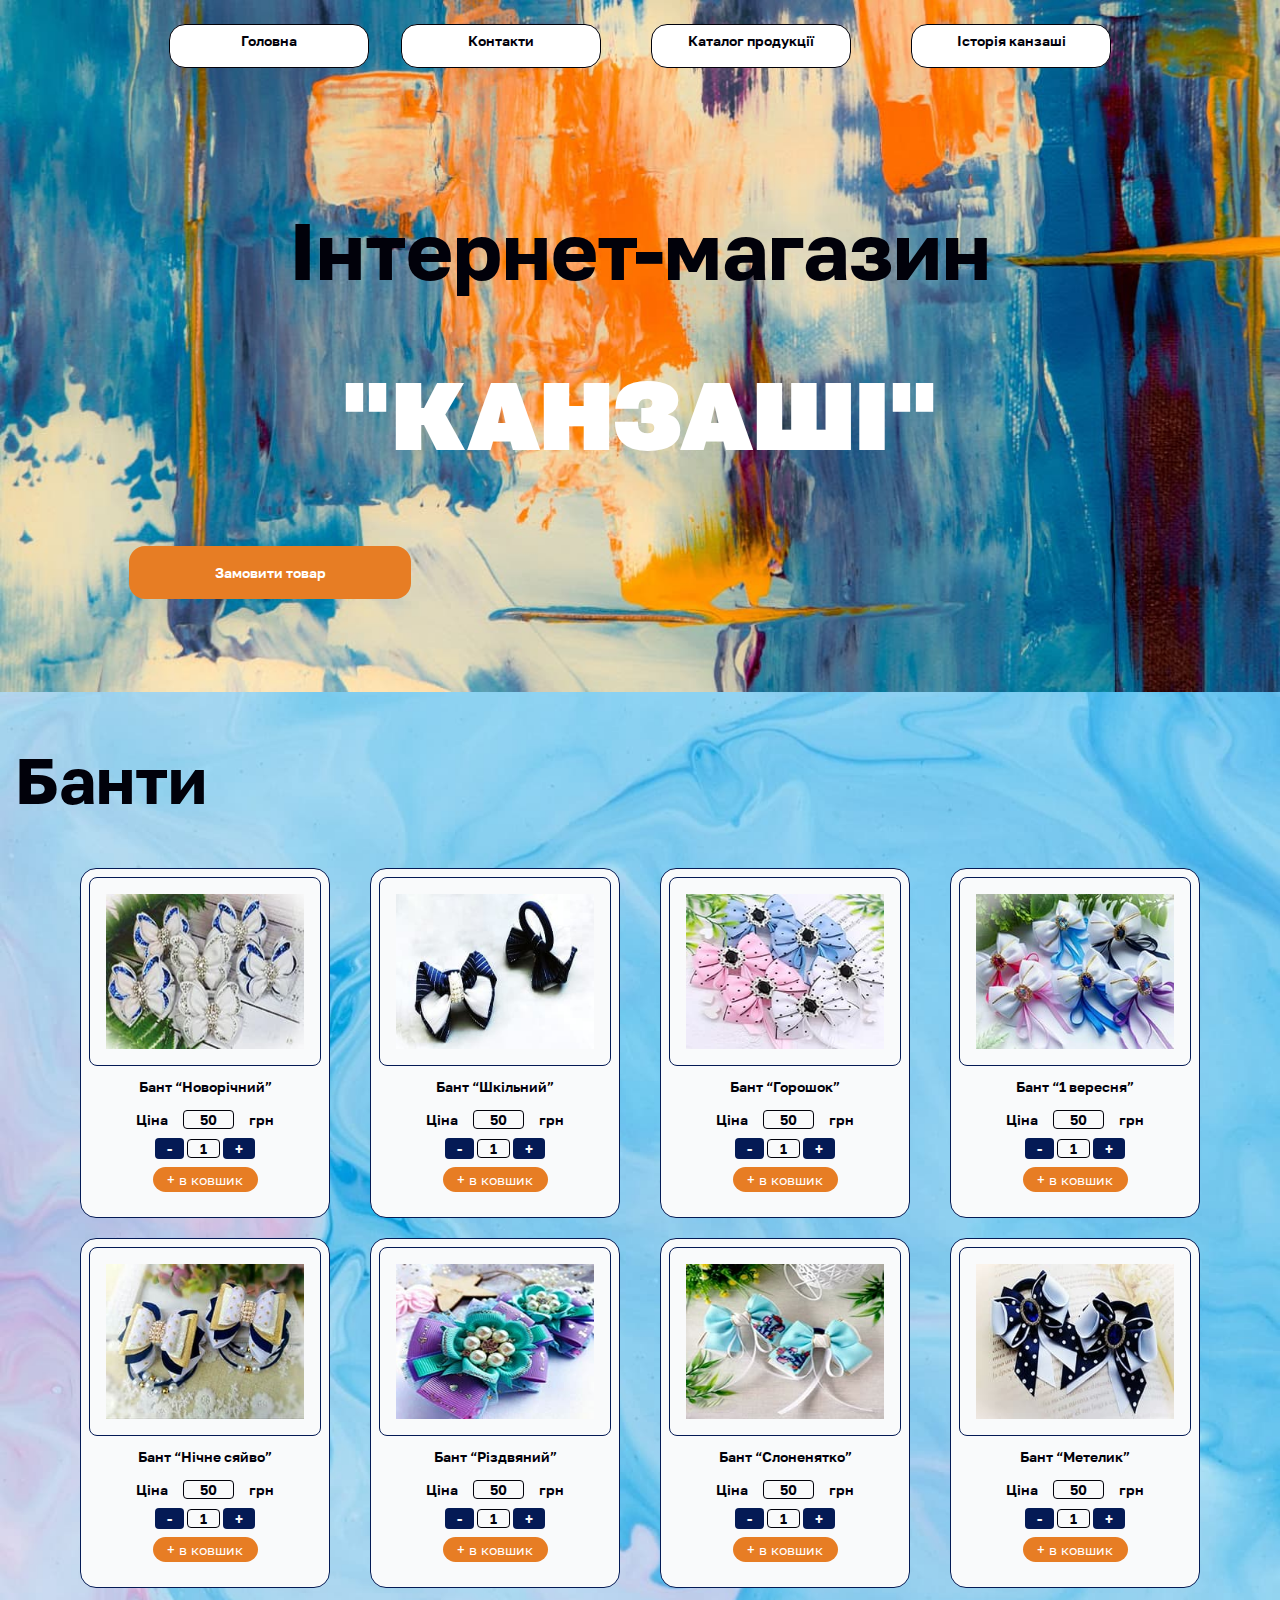
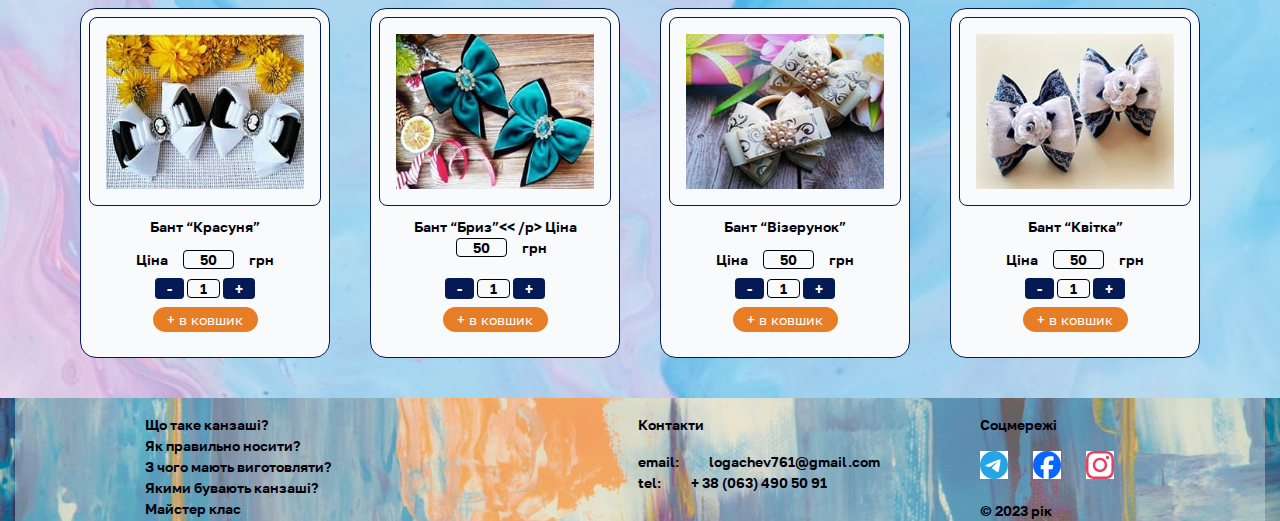
<file: bant.html>
<!DOCTYPE html>
<html lang="uk">

<head>
	<meta charset="UTF-8" />
	<meta http-equiv="X-UA-Compatible" content="IE=edge" />
	<meta name="viewport" content="width=device-width, initial-scale=1.0" />
	<link rel="stylesheet" href="./css/main.min.css">
	<link rel="stylesheet" href="https://cdn.jsdelivr.net/npm/swiper@9/swiper-bundle.min.css" />
	<title><Банти></title>
</head>

<body>
	<!-- Навігація сайту у шапці -->
	<header class="header-section">
		<div class="container">
			<div class="header-section__container">
				<div class="wrapper">
					<nav class="header-section__nav">
						<div class="header-section__menu menu">
							<ul class="menu__list--nav">
								<li><a class="link--nav" href="/">Головна</a> </li>
								<li><a class="link--nav" href="index.html#footer">Контакти</a></li>
							</ul>
							<ul class="menu__list">
								<li>
									<a href="" class="menu__link">Каталог продукції</a>
									<span class="menu__arrow arrow"></span>
									<ul class="sub-menu__list">
										<li>
											<a href="#bant" class="sub-menu__link">Банти</a>
										</li>
										<li>
											<a href="" class="sub-menu__link">Гумки</a>
										</li>
										<li>
											<a href="" class="sub-menu__link">Обручі</a>
										</li>
										<li>
											<a href="" class="sub-menu__link">Заколки</a>
										</li>
										<li>
											<a href="" class="sub-menu__link">Кроватки</a>
										</li>
										<li>
											<a href="" class="sub-menu__link">Прикраси на гульку</a>
										</li>
										<li>
											<a href="" class="sub-menu__link">Букети на замовлення</a>
										</li>
										<li>
											<a href="" class="sub-menu__link">Українська тематика</a>
										</li>
									</ul>
								</li>
								<li>
									<a href="" class="menu__link">Історія канзаші</a>
									<span class="menu__arrow arrow"></span>
									<ul class="sub-menu__list">
										<li>
											<a href="index.html#traditions" class="sub-menu__link">Що таке канзаші?</a>
										</li>
										<li>
											<a href="index.html#correctly" class="sub-menu__link">Як правильно носити?</a>
										</li>
										<li>
											<a href="index.html#manufacture" class="sub-menu__link">З чого мають
												виготовляти?</a>
										</li>
										<li>
											<a href="index.html#kanzashi" class="sub-menu__link">Якими бувають канзаші?</a>
										</li>
										<li>
											<a href="index.html#masterclass" class="sub-menu__link">Майстер клас</a>
										</li>
										<li>
											<a href="index.html#lesson" class="sub-menu__link">Як зробити канзаші?</a>
										</li>
									</ul>
								</li>
							</ul>
						</div>
					</nav>
				</div>
			</div>
		</div>
	</header>

	<main>
		<!-- Назва сайту та перехід на інші сторінки-->
		<section class="hero-section" id="hero-section">
			<div class="container">
				<div class="hero-section__text">
					<h2 class="hero-section__text--subtitle">Інтернет-магазин</h2>
					<h1 class="hero-section__text--title">"КАНЗАШІ"</h1>
				</div>
				<button class="hero-section__button button modal-btn-open" type="button">
					Замовити товар
				</button>
			</div>
		</section>
		<!-- Банти -->
		<section class="bant-section" id="bant">
			<div class="container">

				<!-- Назва -->
				<h3 class="bant-section__title">Банти</h3>

				<!-- Wrapper -->
				<div class="bant-section__wrapper">
					<!-- Карта 1-->
					<div class="bant-section__card">
						<article data-pid="1">
							<img class="bant-section__image" src="./images/bant1.jpg" alt="Бант 'Новорічний'">
							<div class="bant-section__container">
								<div class="bant-section__menu">
									<p class="bant-section__name">Бант “Новорічний”</p>
									<span class="bant-section__cost">Ціна</span>
									<span class="bant-section__num">50</span>
									<span class="bant-section__grn">грн</span>
								</div>
								<div class="bant-section__item">
									<a href="#" class="bant-section__btn--minus" type="button">-</a>
									<span class="bant-section__units">1</span>
									<a href="#" class="bant-section__btn--plus" type="button">+</a>
								</div>
								<button class="bant-section__button" type="button">+ в ковшик</button>
							</div>
						</article>
					</div>

					<!-- Карта 2-->
					<div class="bant-section__card">
						<article data-pid="2">
							<img class="bant-section__image" src="./images/bant2.jpg" alt="Бант 'Шкільний'">
							<div class="bant-section__container">
								<div class="bant-section__menu">
									<p class="bant-section__name">Бант “Шкільний”</p>
									<span class="bant-section__cost">Ціна</span>
									<span class="bant-section__num">50</span>
									<span class="bant-section__grn">грн</span>
								</div>
								<div class="bant-section__item">
									<a href="#" class="bant-section__btn--minus" type="button">-</a>
									<span class="bant-section__units">1</span>
									<a href="#" class="bant-section__btn--plus" type="button">+</a>
								</div>
								<button class="bant-section__button" type="button">+ в ковшик</button>
							</div>
						</article>
					</div>

					<!-- Карта 3-->
					<div class="bant-section__card">
						<article data-pid="3">
							<img class="bant-section__image" src="./images/bant3.jpg" alt="Бант 'Горошок'">
							<div class="bant-section__container">
								<div class="bant-section__menu">
									<p class="bant-section__name">Бант “Горошок”</p>
									<span class="bant-section__cost">Ціна</span>
									<span class="bant-section__num">50</span>
									<span class="bant-section__grn">грн</span>
								</div>
								<div class="bant-section__item">
									<a href="#" class="bant-section__btn--minus" type="button">-</a>
									<span class="bant-section__units">1</span>
									<a href="#" class="bant-section__btn--plus" type="button">+</a>
								</div>
								<button class="bant-section__button" type="button">+ в ковшик</button>
							</div>
						</article>
					</div>

					<!-- Карта 4-->
					<div class="bant-section__card">
						<article data-pid="4">
							<img class="bant-section__image" src="./images/bant4.jpg" alt="Бант '1 вересня'">
							<div class="bant-section__container">
								<div class="bant-section__menu">
									<p class="bant-section__name">Бант “1 вересня”</p>
									<span class="bant-section__cost">Ціна</span>
									<span class="bant-section__num">50</span>
									<span class="bant-section__grn">грн</span>
								</div>
								<div class="bant-section__item">
									<a href="#" class="bant-section__btn--minus" type="button">-</a>
									<span class="bant-section__units">1</span>
									<a href="#" class="bant-section__btn--plus" type="button">+</a>
								</div>
								<button class="bant-section__button" type="button">+ в ковшик</button>
							</div>
						</article>
					</div>

					<!-- Карта 5-->
					<div class="bant-section__card">
						<article data-pid="5">
							<img class="bant-section__image" src="./images/bant5.jpg" alt="Бант 'Нічне сяйво'">
							<div class="bant-section__container">
								<div class="bant-section__menu">
									<p class="bant-section__name">Бант “Нічне сяйво”</p>
									<span class="bant-section__cost">Ціна</span>
									<span class="bant-section__num">50</span>
									<span class="bant-section__grn">грн</span>
								</div>
								<div class="bant-section__item">
									<a href="#" class="bant-section__btn--minus" type="button">-</a>
									<span class="bant-section__units">1</span>
									<a href="#" class="bant-section__btn--plus" type="button">+</a>
								</div>
								<button class="bant-section__button" type="button">+ в ковшик</button>
							</div>
						</article>
					</div>

					<!-- Карта 6-->
					<div class="bant-section__card">
						<article data-pid="6">
							<img class="bant-section__image" src="./images/bant6.jpg" alt="Бант 'Різдвяний'">
							<div class="bant-section__container">
								<div class="bant-section__menu">
									<p class="bant-section__name">Бант “Різдвяний”</p>
									<span class="bant-section__cost">Ціна</span>
									<span class="bant-section__num">50</span>
									<span class="bant-section__grn">грн</span>
								</div>
								<div class="bant-section__item">
									<a href="#" class="bant-section__btn--minus" type="button">-</a>
									<span class="bant-section__units">1</span>
									<a href="#" class="bant-section__btn--plus" type="button">+</a>
								</div>
								<button class="bant-section__button" type="button">+ в ковшик</button>
							</div>
						</article>
					</div>

					<!-- Карта 7-->
					<div class="bant-section__card">
						<article data-pid="7">
							<img class="bant-section__image" src="./images/bant7.jpg" alt="Бант 'Слоненятко'">
							<div class="bant-section__container">
								<div class="bant-section__menu">
									<p class="bant-section__name">Бант “Слоненятко”</p>
									<span class="bant-section__cost">Ціна</span>
									<span class="bant-section__num">50</span>
									<span class="bant-section__grn">грн</span>
								</div>
								<div class="bant-section__item">
									<a href="#" class="bant-section__btn--minus" type="button">-</a>
									<span class="bant-section__units">1</span>
									<a href="#" class="bant-section__btn--plus" type="button">+</a>
								</div>
								<button class="bant-section__button" type="button">+ в ковшик</button>
							</div>
						</article>
					</div>

					<!-- Карта 8-->
					<div class="bant-section__card">
						<article data-pid="8">
							<img class="bant-section__image" src="./images/bant8.jpg" alt="Бант 'Метелик'">
							<div class="bant-section__container">
								<div class="bant-section__menu">
									<p class="bant-section__name">Бант “Метелик”</p>
									<span class="bant-section__cost">Ціна</span>
									<span class="bant-section__num">50</span>
									<span class="bant-section__grn">грн</span>
								</div>
								<div class="bant-section__item">
									<a href="#" class="bant-section__btn--minus" type="button">-</a>
									<span class="bant-section__units">1</span>
									<a href="#" class="bant-section__btn--plus" type="button">+</a>
								</div>
								<button class="bant-section__button" type="button">+ в ковшик</button>
							</div>
						</article>
					</div>

					<!-- Карта 9-->
					<div class="bant-section__card">
						<article data-pid="9">
							<img class="bant-section__image" src="./images/bant9.jpg" alt="Бант 'Красуня'">
							<div class="bant-section__container">
								<div class="bant-section__menu">
									<p class="bant-section__name">Бант “Красуня”</p>
									<span class="bant-section__cost">Ціна</span>
									<span class="bant-section__num">50</span>
									<span class="bant-section__grn">грн</span>
								</div>
								<div class="bant-section__item">
									<a href="#" class="bant-section__btn--minus" type="button">-</a>
									<span class="bant-section__units">1</span>
									<a href="#" class="bant-section__btn--plus" type="button">+</a>
								</div>
								<button class="bant-section__button" type="button">+ в ковшик</button>
							</div>
						</article>
					</div>

					<!-- Карта 10-->
					<div class="bant-section__card">
						<article data-pid="10">
							<img class="bant-section__image" src="./images/bant10.jpg" alt="Бант 'Бриз'">
							<div class="bant-section__container">
								<div class="bant-section__menu">
									<p class="bant-section__name">Бант “Бриз”<< /p>
											<span class="bant-section__cost">Ціна</span>
											<span class="bant-section__num">50</span>
											<span class="bant-section__grn">грн</span>
								</div>
								<div class="bant-section__item">
									<a href="#" class="bant-section__btn--minus" type="button">-</a>
									<span class="bant-section__units">1</span>
									<a href="#" class="bant-section__btn--plus" type="button">+</a>
								</div>
								<button class="bant-section__button" type="button">+ в ковшик</button>
							</div>
						</article>
					</div>

					<!-- Карта 11-->
					<div class="bant-section__card">
						<article data-pid="11">
							<img class="bant-section__image" src="./images/bant11.jpg" alt="Бант 'Візерунок'">
							<div class="bant-section__container">
								<div class="bant-section__menu">
									<p class="bant-section__name">Бант “Візерунок”</p>
									<span class="bant-section__cost">Ціна</span>
									<span class="bant-section__num">50</span>
									<span class="bant-section__grn">грн</span>
								</div>
								<div class="bant-section__item">
									<a href="#" class="bant-section__btn--minus" type="button">-</a>
									<span class="bant-section__units">1</span>
									<a href="#" class="bant-section__btn--plus" type="button">+</a>
								</div>
								<button class="bant-section__button" type="button">+ в ковшик</button>
							</div>
						</article>
					</div>

					<!-- Карта 12-->
					<div class="bant-section__card">
						<article data-pid="12">
							<img class="bant-section__image" src="./images/bant12.jpg" alt="Бант 'Квітка'">
							<div class="bant-section__container">
								<div class="bant-section__menu">
									<p class="bant-section__name">Бант “Квітка”</p>
									<span class="bant-section__cost">Ціна</span>
									<span class="bant-section__num">50</span>
									<span class="bant-section__grn">грн</span>
								</div>
								<div class="bant-section__item">
									<a href="#" class="bant-section__btn--minus" type="button">-</a>
									<span class="bant-section__units">1</span>
									<a href="#" class="bant-section__btn--plus" type="button">+</a>
								</div>
								<button class="bant-section__button" type="button">+ в ковшик</button>
							</div>
						</article>
					</div>
				</div>

			</div>
		</section>

	</main>

	<!-- Footer -->
	<footer class="footer" id="footer">
		<div class="container">
			<div class="footer__container">
				<nav class="footer__nav">
					<ul class="footer__menu">
						<li>
							<a class="link" href="index.html#traditions">Що таке канзаші?</a>
						</li>
						<li><a class="link" href="index.html#correctly">Як правильно носити?</a>
						</li>
						<li><a class="link" href="index.html#manufacture">З чого мають виготовляти?</a>
						</li>
						<li><a class="link" href="index.html#kanzashi">Якими бувають канзаші?</a>
						</li>
						<li><a class="link" href="index.html#masterclass">Майстер клас</a>
						</li>
					</ul>
				</nav>
				<address class="footer__address">
					<div class="footer__contacts">
						<div class="footer__address-list">
							<p class="footer__addres-title">Контакти</p>
							<ul class="footer__address-item">
								<li>
									<p>email:</p>
								</li>
								<li>
									<a class="footer__address-link" href="mailto:logachev761@gmail.com"> logachev761@gmail.com
									</a>
								</li>
							</ul>
							<ul class="footer__address-item">
								<li>
									<p>tel:</p>
								</li>
								<li>
									<a class="footer__address-link" href="tel:+380634905091"> + 38 (063) 490 50 91
									</a>
								</li>
							</ul>
						</div>
						<div class="footer__socials">
							<p class="footer__addres-title">Соцмережі</p>
							<a href="#">
								<svg class="footer__socials-icon" width="28" height="28">
									<use href="./images/symbol-defs.svg#icon-telegram-color"></use>
								</svg>
							</a>
							<a href="#">
								<svg class="footer__socials-icon" width="28" height="28">
									<use href="./images/symbol-defs.svg#icon-facebook-color"></use>
								</svg>
							</a>
							<a href="#">
								<svg class="footer__socials-icon" width="28" height="28">
									<use href="./images/symbol-defs.svg#icon-instagram-color"></use>
								</svg>
							</a>
							<p class="footer__address-copyright">&copy; 2023 рік</p>
						</div>
					</div>
				</address>
			</div>
		</div>
	</footer>

	<!-- Modal window -->
	<div class="backdrop is-hidden">
		<div class="modal">
			<button class="modal__btn-close modal-btn-close" type="button">
				<svg width="24" height="24">
					<use href="./images/icons.svg#icon-close"></use>
				</svg>
			</button>
			<h3 class="modal__title">Замовити товар</h3>
			<p class="modal__text">
				Залишіть заявку та ми обов'язково зв'яжемся з Вами!
			</p>
			<form name="modal-form" method="post" autocomplete="off" netlify>
				<div class="modal__form-field input">
					<label class="input__label visually-hidden" for="user-name">
						Імʼя
					</label>
					<input class="input__control" type="text" name="user-name" id="user-name" placeholder="Імʼя" required />
				</div>

				<div class="modal__form-field input">
					<label class="input__label visually-hidden" for="user-tel">
						Телефон
					</label>
					<input class="input__control" type="tel" name="user-tel" id="user-tel" placeholder="Телефон"
						pattern="^\+[0-9]{12}" required />
				</div>

				<div class="modal__form-field input">
					<label class="input__label visually-hidden" for="user-email">
						Електронна пошта
					</label>
					<input class="input__control" type="email" name="user-email" id="user-email"
						placeholder="Електронна пошта" required />
				</div>

				<button class="modal__button button" type="submit">
					Замовити товар
				</button>
			</form>
		</div>
	</div>

	<!-- Script -->
	<script src="https://cdn.jsdelivr.net/npm/swiper@9/swiper-bundle.min.js"></script>
	<script src="./js/formats-slider.js"></script>
	<script src="./js/modal.js"></script>
	<script src="./js/script.js"></script>

</body>

</html>
</file>
<file: css/main.min.css>
@font-face{font-display:swap;font-family:"GolosText";font-weight:400;src:url("/fonts/GolosText-Regular.woff2") format("woff2"),url("/fonts/GolosText-Regular.woff") format("woff")}@font-face{font-display:swap;font-family:"GolosText";font-weight:500;src:url("/fonts/GolosText-Medium.woff2") format("woff2"),url("/fonts/GolosText-Medium.woff") format("woff")}@font-face{font-display:swap;font-family:"GolosText";font-weight:600;src:url("/fonts/GolosText-DemiBold.woff2") format("woff2"),url("/fonts/GolosText-DemiBold.woff") format("woff")}@font-face{font-display:swap;font-family:"GolosText";font-weight:700;src:url("/fonts/GolosText-Bold.woff2") format("woff2"),url("/fonts/GolosText-Bold.woff") format("woff")}@font-face{font-display:swap;font-family:"GolosText";font-weight:900;src:url("/fonts/GolosText-Black.woff2") format("woff2"),url("/fonts/GolosText-Black.woff") format("woff")}.visually-hidden{position:absolute;left:-10000px;top:auto;width:1px;height:1px;overflow:hidden}.is-scroll-disabled{overflow:hidden}:root{--color-primary-dark: #01010a;--color-primary-normal: #ffffff;--color-primary-clear: #e3f1f366;--color-primary-light: #2aabee;--color-fon-traditions: #add2fcbf;--color-fon-correctly: #84c4e6cc;--color-fon-kanzashi: #7de2f6a2;--color-fon-masterclass: #78b7d9bf;--color-fon-lesson: #ADD2FC;--color-secondary-dark: #041a55;--color-secondary-light: #36b4f5;--color-secondary-normal: #f9fafb;--color-secondary-btn: #e77d24;--color-secondary-modal: #445778;--color-secondary-stroke: #06306D}*,*::before,*::after{-webkit-box-sizing:border-box;box-sizing:border-box}body{margin:0;width:100%;font-family:"GolosText",sans-serif;font-size:14px;font-style:normal;font-weight:600;line-height:1.5;color:var(--color-primary-dark);background-image:url("/images/fon_body.jpg");background-repeat:no-repeat;background-position:center top;background-size:cover}.page__wrapper{padding:0 40px}h1,h2,h3,h4,h5,h6,p{margin-top:0;margin-bottom:0}img{display:block;max-width:100%;height:auto;-o-object-fit:cover;object-fit:cover}a{display:inline-block;text-decoration:none}address{font-style:normal}ul{margin:0;padding:0;list-style-type:none}* .button{background-color:var(--color-secondary-btn);-webkit-box-pack:center;-ms-flex-pack:center;justify-content:center;color:var(--color-primary-normal);text-align:center;font-family:"GolosText";font-size:14px;font-style:normal;font-weight:600;line-height:1.5;border:none}.modal__button{display:block;padding:16px 32px;margin:0 auto 24px;border-radius:16px;width:374px;height:86px;cursor:pointer;font-size:36px}.modal__button:hover{background-color:rgba(0,0,0,0);border:1px solid var(--color-secondary-dark)}.hero-section__button{border-radius:16px;width:182px;padding:8px 16px;margin-bottom:40px;margin:0 auto}@media screen and (min-width: 480px){.hero-section__button{width:222px;margin-left:64px;margin:0}}@media screen and (min-width: 768px){.hero-section__button{width:282px;padding:16px 32px;margin-left:114px;margin-bottom:80px}}.hero-section__button:hover{background-color:rgba(0,0,0,0);border:1px solid var(--color-primary-dark);cursor:pointer}.bant-section__button{font-size:14px;font-family:"GolosText";border-radius:16px;width:105px;padding:4px 4px;background-color:var(--color-secondary-btn);color:var(--color-primary-normal);border:none}.bant-section__button:hover{background-color:rgba(0,0,0,0);color:var(--color-primary-dark);border:1px solid var(--color-primary-dark);cursor:pointer}.carousel-button{display:-webkit-box;display:-ms-flexbox;display:flex;-webkit-box-align:center;-ms-flex-align:center;align-items:center;-webkit-box-pack:center;-ms-flex-pack:center;justify-content:center;-ms-flex-negative:0;flex-shrink:0;width:25px;height:25px;fill:var(--color-primary-dark);padding:0;background-color:rgba(0,0,0,0);border-radius:50%;border:1px solid var(--color-primary-dark);cursor:pointer}.carousel-button:hover{background-color:var(--color-primary-dark);fill:var(--color-primary-normal)}.carousel-button.next{-webkit-transform:rotate(180deg);transform:rotate(180deg)}@media screen and (min-width: 480px){.carousel-button{width:50px;height:50px}}.format-card{position:relative;display:-webkit-box;display:-ms-flexbox;display:flex;-webkit-box-orient:vertical;-webkit-box-direction:normal;-ms-flex-direction:column;flex-direction:column;-webkit-box-pack:end;-ms-flex-pack:end;justify-content:flex-end;height:100px;padding:10px;border-radius:8px;overflow:hidden}.format-card__image{position:absolute;z-index:-1;top:0;left:0;width:100%;height:100%}@media screen and (min-width: 768px){.format-card{height:286px;padding:24px;border-radius:16px}}.input{position:relative}.input__label{position:absolute;top:16px;left:32px}.input__label body{font-family:"Poppins",sans-serif}.input__control{padding:16px 32px;width:100%;font-size:20px;line-height:1.5;fill:var(--color-secondary-normal);border:1px solid var(--color-secondary-dark);border-radius:16px;background-color:rgba(0,0,0,0)}.input__control:focus{background-color:var(--color-secondary-light);color:var(--color-secondary-n);outline:none}.input::-webkit-input-placeholder{color:var(--color-secondary-normal);font-size:20px;line-height:1.5;font-weight:bold}.input::-moz-placeholder{color:var(--color-secondary-normal);font-size:20px;line-height:1.5;font-weight:bold}.input:-ms-input-placeholder{color:var(--color-secondary-normal);font-size:20px;line-height:1.5;font-weight:bold}.input::-ms-input-placeholder{color:var(--color-secondary-normal);font-size:20px;line-height:1.5;font-weight:bold}.input::placeholder{color:var(--color-secondary-normal);font-size:20px;line-height:1.5;font-weight:bold}.input:focus::-webkit-input-placeholder{color:var(--color-primary-dark)}.input:focus::-moz-placeholder{color:var(--color-primary-dark)}.input:focus:-ms-input-placeholder{color:var(--color-primary-dark)}.input:focus::-ms-input-placeholder{color:var(--color-primary-dark)}.input:focus::placeholder{color:var(--color-primary-dark)}.link{color:var(--color-primary-dark);text-decoration:none;-webkit-transition:color .3s;transition:color .3s}.link:hover{color:var(--color-primary-normal)}.link--nav{color:var(--color-primary-dark);text-decoration:none;-webkit-transition:color .3s;transition:color .3s}.link--nav:hover{color:var(--color-primary-light)}.pagination{display:none;-webkit-box-align:center;-ms-flex-align:center;align-items:center;-webkit-box-pack:center;-ms-flex-pack:center;justify-content:center;gap:24px}.pagination__button{width:12px;height:12px;padding:0;background-color:var(--color-primary-light);border-radius:50%}.pagination__button--active{background-color:var(--color-primary-dark)}@media screen and (min-width: 768px){.pagination{display:-webkit-box;display:-ms-flexbox;display:flex}}.bant-section{padding:40px 0}.bant-section__wrapper{display:-webkit-box;display:-ms-flexbox;display:flex;gap:20px 40px;-ms-flex-wrap:wrap;flex-wrap:wrap;-webkit-box-pack:center;-ms-flex-pack:center;justify-content:center}.bant-section__title{text-align:left;color:var(--color-primary-dark);font-size:32px;margin-bottom:20px}.bant-section__card{width:250px;height:350px;border:1px solid var(--color-secondary-dark);background:var(--color-secondary-normal);padding:8px;border-radius:16px}.bant-section__container{text-align:center;padding:10px 0}.bant-section__image{border:1px solid var(--color-secondary-dark);border-radius:8px;margin:0 auto;padding:16px}.bant-section__name{padding-bottom:12px}.bant-section__num{padding:0 16px;border-radius:4px;border:1px solid var(--color-primary-dark);margin-left:12px;margin-right:12px}.bant-section__item{padding:8px}.bant-section__units{padding:0 12px;border-radius:4px;border:1px solid var(--color-primary-dark)}.bant-section__btn--minus{padding:0 12px;border-radius:4px;border:rgba(0,0,0,0);background-color:var(--color-secondary-dark);color:var(--color-secondary-normal)}.bant-section__btn--minus:hover{background-color:var(--color-secondary-normal);color:var(--color-primary-dark);border:1px solid var(--color-primary-dark)}.bant-section__btn--plus{padding:0 12px;border-radius:4px;border:rgba(0,0,0,0);background-color:var(--color-secondary-dark);color:var(--color-secondary-normal)}.bant-section__btn--plus:hover{background-color:var(--color-secondary-normal);color:var(--color-primary-dark);border:1px solid var(--color-primary-dark)}@media screen and (min-width: 768px){.bant-section__title{font-size:64px;margin-bottom:40px}}.container{margin:0 auto;padding:0 15px;width:100%;max-width:1310px}.correctly{padding:40px 0;background-color:var(--color-fon-correctly)}.correctly__container{display:-webkit-box;display:-ms-flexbox;display:flex;-webkit-box-orient:vertical;-webkit-box-direction:normal;-ms-flex-direction:column;flex-direction:column;gap:20px;-webkit-box-align:center;-ms-flex-align:center;align-items:center}.correctly__title{text-align:center;font-size:20px;margin-bottom:8px}.correctly__text{margin-bottom:4px;text-align:justify;height:200px;overflow-y:scroll}.correctly__menu{list-style-type:inherit;margin-left:52px}.correctly__image{border-radius:16px;margin:0 auto}@media screen and (min-width: 480px){.correctly__text{overflow-y:hidden;height:auto}.correctly__title{font-size:40px}}@media screen and (min-width: 1024px){.correctly__container{-webkit-box-orient:horizontal;-webkit-box-direction:reverse;-ms-flex-direction:row-reverse;flex-direction:row-reverse;gap:59px}.correctly__image{border-radius:16px;margin:0}}.footer{background-image:url("/images/fon_footer.jpg");background-repeat:no-repeat;background-position:top center;background-size:cover;text-align:center}.footer__container{display:-webkit-box;display:-ms-flexbox;display:flex;-webkit-box-orient:vertical;-webkit-box-direction:normal;-ms-flex-direction:column;flex-direction:column;background-color:var(--color-primary-clear);-ms-flex-pack:distribute;justify-content:space-around;gap:24px;padding-top:8px}.footer__address{display:-webkit-box;display:-ms-flexbox;display:flex;-webkit-box-pack:center;-ms-flex-pack:center;justify-content:center;-webkit-box-orient:vertical;-webkit-box-direction:normal;-ms-flex-direction:column;flex-direction:column}.footer__addres-title{margin-bottom:16px;color:var(--color-primary-dark)}.footer__contacts{display:-webkit-box;display:-ms-flexbox;display:flex;-webkit-box-orient:vertical;-webkit-box-direction:normal;-ms-flex-direction:column;flex-direction:column;gap:10px}.footer__address-copyright{margin-top:16px}.footer__address-item{display:-webkit-box;display:-ms-flexbox;display:flex;-webkit-box-orient:vertical;-webkit-box-direction:normal;-ms-flex-direction:column;flex-direction:column;gap:10px}.footer__address-link{color:var(--color-primary-dark)}.footer__address-link:hover{color:var(--color-primary-normal)}.footer__address-item--tel{display:-webkit-box;display:-ms-flexbox;display:flex;-webkit-box-orient:vertical;-webkit-box-direction:normal;-ms-flex-direction:column;flex-direction:column;gap:14px}.footer__socials-icon{margin-right:22px;background-color:var(--color-primary-normal)}@media screen and (min-width: 768px){.footer{max-height:160px;text-align:left}.footer__container{-webkit-box-orient:horizontal;-webkit-box-direction:normal;-ms-flex-direction:row;flex-direction:row;gap:48px;padding-top:16px}.footer__contacts{-webkit-box-orient:horizontal;-webkit-box-direction:normal;-ms-flex-direction:row;flex-direction:row;gap:100px}.footer__address{-webkit-box-orient:horizontal;-webkit-box-direction:normal;-ms-flex-direction:row;flex-direction:row}.footer__address-item{-webkit-box-orient:horizontal;-webkit-box-direction:normal;-ms-flex-direction:row;flex-direction:row;gap:30px}.footer__address-item--tel{-webkit-box-orient:horizontal;-webkit-box-direction:normal;-ms-flex-direction:row;flex-direction:row;gap:54px}}.header-section{width:100%;position:absolute;top:0;left:0;padding:0}.header-section__container{display:-webkit-box;display:-ms-flexbox;display:flex;-webkit-box-align:center;-ms-flex-align:center;align-items:center;-webkit-box-pack:space-evenly;-ms-flex-pack:space-evenly;justify-content:space-evenly}.header-section__menu{display:-webkit-box;display:-ms-flexbox;display:flex;-webkit-box-orient:vertical;-webkit-box-direction:normal;-ms-flex-direction:column;flex-direction:column;gap:10px}@media screen and (min-width: 768px){.header-section{padding:24px 0}.header-section__menu{-webkit-box-orient:horizontal;-webkit-box-direction:normal;-ms-flex-direction:row;flex-direction:row}}@media screen and (min-width: 1024px){.header-section__menu{gap:50px}}.hero-section{margin:0;width:100%;padding:140px 0 20px 0;background-image:url("/images/fon_start.jpg");max-height:692px;background-repeat:no-repeat;background-size:cover;text-align:center}.hero-section__container{padding:0;-ms-flex-wrap:nowrap;flex-wrap:nowrap}.hero-section__text--title{display:-webkit-box;display:-ms-flexbox;display:flex;-webkit-box-pack:center;-ms-flex-pack:center;justify-content:center;color:var(--color-primary-normal);text-align:center;font-size:30px;font-weight:700;line-height:1;padding-bottom:20px}.hero-section__text--subtitle{display:-webkit-box;display:-ms-flexbox;display:flex;-webkit-box-pack:center;-ms-flex-pack:center;justify-content:center;color:var(--color-primary-dark);font-size:24px;margin-bottom:16px;font-weight:700;line-height:1}@media screen and (min-width: 480px){.hero-section{padding:140px 0 20px 0;text-align:left}.hero-section__text--title{padding-bottom:30px}}@media screen and (min-width: 768px){.hero-section{padding:190px 0 40px}.hero-section__container{background:var(--color-primary-clear)}.hero-section__text--subtitle{margin-bottom:32px}}@media screen and (min-width: 1024px){.hero-section__text--subtitle{font-size:80px;line-height:1.5}.hero-section__text--title{font-size:96px;line-height:1.5;font-weight:900;padding-bottom:60px}.hero-section__container{padding:0}}.kanzashi{padding:40px 0;background-color:var(--color-fon-kanzashi)}.kanzashi__content{display:-webkit-box;display:-ms-flexbox;display:flex;-webkit-box-orient:vertical;-webkit-box-direction:normal;-ms-flex-direction:column;flex-direction:column}.kanzashi__container{overflow:hidden}.kanzashi__title{text-align:center;font-size:20px;margin-bottom:20px}.kanzashi__text{text-align:justify;padding:0;margin-bottom:20px;height:200px;overflow-y:scroll}.kanzashi__slider{display:-webkit-box;display:-ms-flexbox;display:flex;-webkit-box-align:center;-ms-flex-align:center;align-items:center;gap:32px}.kanzashi__list{margin-bottom:32px}@media screen and (min-width: 768px){.kanzashi__title{font-size:40px;margin-bottom:40px}.kanzashi__text{padding:0 109px;margin-bottom:40px;height:auto;overflow-y:hidden}}.lesson{padding:40px 0;background-color:var(--color-fon-lesson)}.lesson__container{display:-webkit-box;display:-ms-flexbox;display:flex;-webkit-box-orient:vertical;-webkit-box-direction:normal;-ms-flex-direction:column;flex-direction:column;-webkit-box-align:center;-ms-flex-align:center;align-items:center}.lesson__subtitle{font-size:18px;margin-bottom:20px}.lesson__text{text-align:justify;margin-bottom:20px;padding:0;overflow-y:scroll;height:200px}.lesson__video{width:225px;height:159px;-o-object-fit:cover;object-fit:cover}@media screen and (min-width: 768px){.lesson__subtitle{font-size:36px;margin-bottom:40px}.lesson__video{width:550px;height:318px}.lesson__text{margin-bottom:40px;padding:0 109px;overflow-y:hidden;height:auto}}.manufacture{padding:40px 0;background-color:var(--color-fon-correctly)}.manufacture__container{display:-webkit-box;display:-ms-flexbox;display:flex;-webkit-box-orient:vertical;-webkit-box-direction:reverse;-ms-flex-direction:column-reverse;flex-direction:column-reverse;gap:20px}.manufacture__content{text-align:left}.manufacture__title{font-size:20px;margin-bottom:20px;text-align:center}.manufacture__text{text-align:justify;overflow-y:scroll;height:200px}.manufacture__image{border-radius:16px;margin:0 auto}@media screen and (min-width: 480px){.manufacture__text{overflow-y:hidden;height:auto}.manufacture__title{font-size:40px;margin-bottom:40px}}@media screen and (min-width: 1024px){.manufacture__container{-webkit-box-orient:horizontal;-webkit-box-direction:reverse;-ms-flex-direction:row-reverse;flex-direction:row-reverse;gap:50px}.manufacture__image{margin:0}}.masterclass{padding:40px 0;background-color:var(--color-fon-masterclass)}.masterclass__container{display:-webkit-box;display:-ms-flexbox;display:flex;-webkit-box-orient:vertical;-webkit-box-direction:normal;-ms-flex-direction:column;flex-direction:column}.masterclass__title{text-align:center;font-size:20px;margin-bottom:20px}.masterclass__subtitle{font-size:18px;text-align:left;margin-bottom:20px}.masterclass__text--descr{text-align:justify;margin-bottom:40px;overflow-y:scroll;height:200px}.masterclass__subtitle--text{font-size:18px;text-align:center;margin-bottom:20px}.masterclass__item{display:-webkit-box;display:-ms-flexbox;display:flex;gap:24px;-webkit-box-orient:vertical;-webkit-box-direction:normal;-ms-flex-direction:column;flex-direction:column;-webkit-box-align:center;-ms-flex-align:center;align-items:center}.masterclass__item--descr{text-align:justify;padding:0;overflow-y:scroll;height:200px}.masterclass__image{border-radius:16px}@media screen and (min-width: 768px){.masterclass__title{font-size:40px;margin-bottom:40px}.masterclass__subtitle{font-size:36px;margin-bottom:40px}.masterclass__subtitle--text{font-size:36px;margin-bottom:40px}.masterclass__item--descr{padding:0 80px 0;overflow-y:hidden;height:auto}.masterclass__text--descr{overflow-y:hidden;height:auto}}@media screen and (min-width: 1024px){.masterclass__item{-webkit-box-orient:horizontal;-webkit-box-direction:reverse;-ms-flex-direction:row-reverse;flex-direction:row-reverse;gap:48px}}.backdrop{position:fixed;top:0;left:0;right:0;bottom:0;display:-webkit-box;display:-ms-flexbox;display:flex;-webkit-box-align:center;-ms-flex-align:center;align-items:center;-webkit-box-pack:center;-ms-flex-pack:center;justify-content:center;padding:20px;background-color:var(--color-secondary-light);-webkit-transition:opacity .7s,visibility .7s;transition:opacity .7s,visibility .7s}.backdrop.is-hidden{opacity:0;visibility:hidden;pointer-events:none}.modal{position:relative;width:100%;max-width:880px;height:100%;max-height:880px;padding:128px;background-color:var(--color-secondary-modal);border-radius:32px;overflow-y:auto}.modal__btn-close{position:absolute;top:40px;right:40px;display:-webkit-box;display:-ms-flexbox;display:flex;-webkit-box-align:center;-ms-flex-align:center;align-items:center;-webkit-box-pack:center;-ms-flex-pack:center;justify-content:center;padding:0;fill:rgba(0,0,0,0);stroke:var(--color-secondary-dark);background-color:rgba(0,0,0,0);border:none;cursor:pointer}.modal__title{color:var(--color-secondary-normal);margin-bottom:8px;font-size:64px;font-weight:600;text-align:center}.modal__text{color:var(--color-secondary-normal);margin-bottom:72px;text-align:center}.modal__form-field{margin-bottom:32px}.traditions{padding:40px 0;background-color:var(--color-fon-traditions)}.traditions__container{display:-webkit-box;display:-ms-flexbox;display:flex;-webkit-box-orient:vertical;-webkit-box-direction:normal;-ms-flex-direction:column;flex-direction:column;-webkit-box-align:center;-ms-flex-align:center;align-items:center}.traditions__content{display:-webkit-box;display:-ms-flexbox;display:flex;-webkit-box-orient:vertical;-webkit-box-direction:normal;-ms-flex-direction:column;flex-direction:column;gap:20px;-webkit-box-align:center;-ms-flex-align:center;align-items:center}.traditions__title{text-align:center;font-size:20px;margin-bottom:10px}.traditions__text{text-align:justify;overflow-y:scroll;height:200px}.traditions__image{border-radius:16px;margin:0 auto}@media screen and (min-width: 480px){.traditions__text{overflow-y:hidden;height:auto}.traditions__title{font-size:40px;margin-bottom:40px}}@media screen and (min-width: 1024px){.traditions__content{-webkit-box-orient:horizontal;-webkit-box-direction:normal;-ms-flex-direction:row;flex-direction:row;gap:51px}.traditions__image{border-radius:16px;margin:0}}.arrow{display:none;position:absolute;right:0;top:12px;width:0;height:0;border-top:10px solid var(--color-primary-dark);border-right:10px solid rgba(0,0,0,0);border-left:10px solid rgba(0,0,0,0)}.arrow.active{-webkit-transform:rotate(-180deg);transform:rotate(-180deg)}body.mouse .menu__list>li:hover .sub-menu__list{display:block}body.mouse .sub-menu__list>li:hover .sub-sub-menu__list{display:block}body.touch .sub-menu__list.open{display:block}body.touch .sub-sub-menu__list.open{display:block}body.touch .arrow{display:block}.menu a{text-decoration:none}.menu a.parent{margin:0px 20px 0px 0px}.menu li{position:relative;list-style:none;margin-bottom:10px;border:1px solid var(--color-primary-dark);width:120px;height:35px;text-align:center;-webkit-box-pack:center;-ms-flex-pack:center;justify-content:center;padding:0;border-radius:8px;background-color:var(--color-primary-normal);font-size:10px}.menu li:hover{background-color:#b2e3f1}.menu__list{display:-webkit-box;display:-ms-flexbox;display:flex;gap:20px;-webkit-box-pack:start;-ms-flex-pack:start;justify-content:flex-start;text-align:left}.menu__list--nav{display:-webkit-box;display:-ms-flexbox;display:flex;gap:16px;margin-bottom:10px}.menu__list>li{margin:0px 0px 10px 0px;color:var(--color-primary-dark)}.menu__link{color:var(--color-primary-dark)}.menu__link:hover{color:var(--color-primary-lingt)}@media screen and (min-width: 480px){.menu li{width:140px;height:40px;padding:5px;font-size:12px}}@media screen and (min-width: 768px){.menu li{width:160px;height:34px;font-size:14px;border-radius:16px}}@media screen and (min-width: 1024px){.menu__list{gap:60px}.menu__list--nav{gap:32px}.menu li{width:200px;height:44px}}.sub-menu__list{display:none;min-width:240px;position:absolute;left:0;top:16px;padding:30px 0px 0px 0px}.sub-menu__list>li{padding:5px;text-align:left}.sub-menu__link{color:#000;display:inline-block;padding:0}.sub-menu__link:hover{color:var(--color-primary-dark)}.sub-menu__arrow.arrow{right:10px;border-left:10px solid #000;border-right:none;border-top:10px solid rgba(0,0,0,0);border-bottom:10px solid rgba(0,0,0,0)}.sub-menu__arrow.arrow{right:10px;border-left:10px solid #000;border-right:none;border-top:10px solid rgba(0,0,0,0);border-bottom:10px solid rgba(0,0,0,0)}@media(min-width: 768px){.sub-menu__list{min-width:280px}.sub-menu__link{padding:5px}}@media(max-width: 768px){.sub-menu__list{position:relative;left:0;top:0}.sub-menu__arrow.arrow{right:15px;top:15px;border-bottom:none;border-left:10px solid rgba(0,0,0,0);border-top:10px solid #000;border-right:10px solid rgba(0,0,0,0)}}.wrapper{height:100%;min-width:150px}@media(max-width: 768px){.wrapper{padding:15px}}/*# sourceMappingURL=main.min.css.map */
</file>
